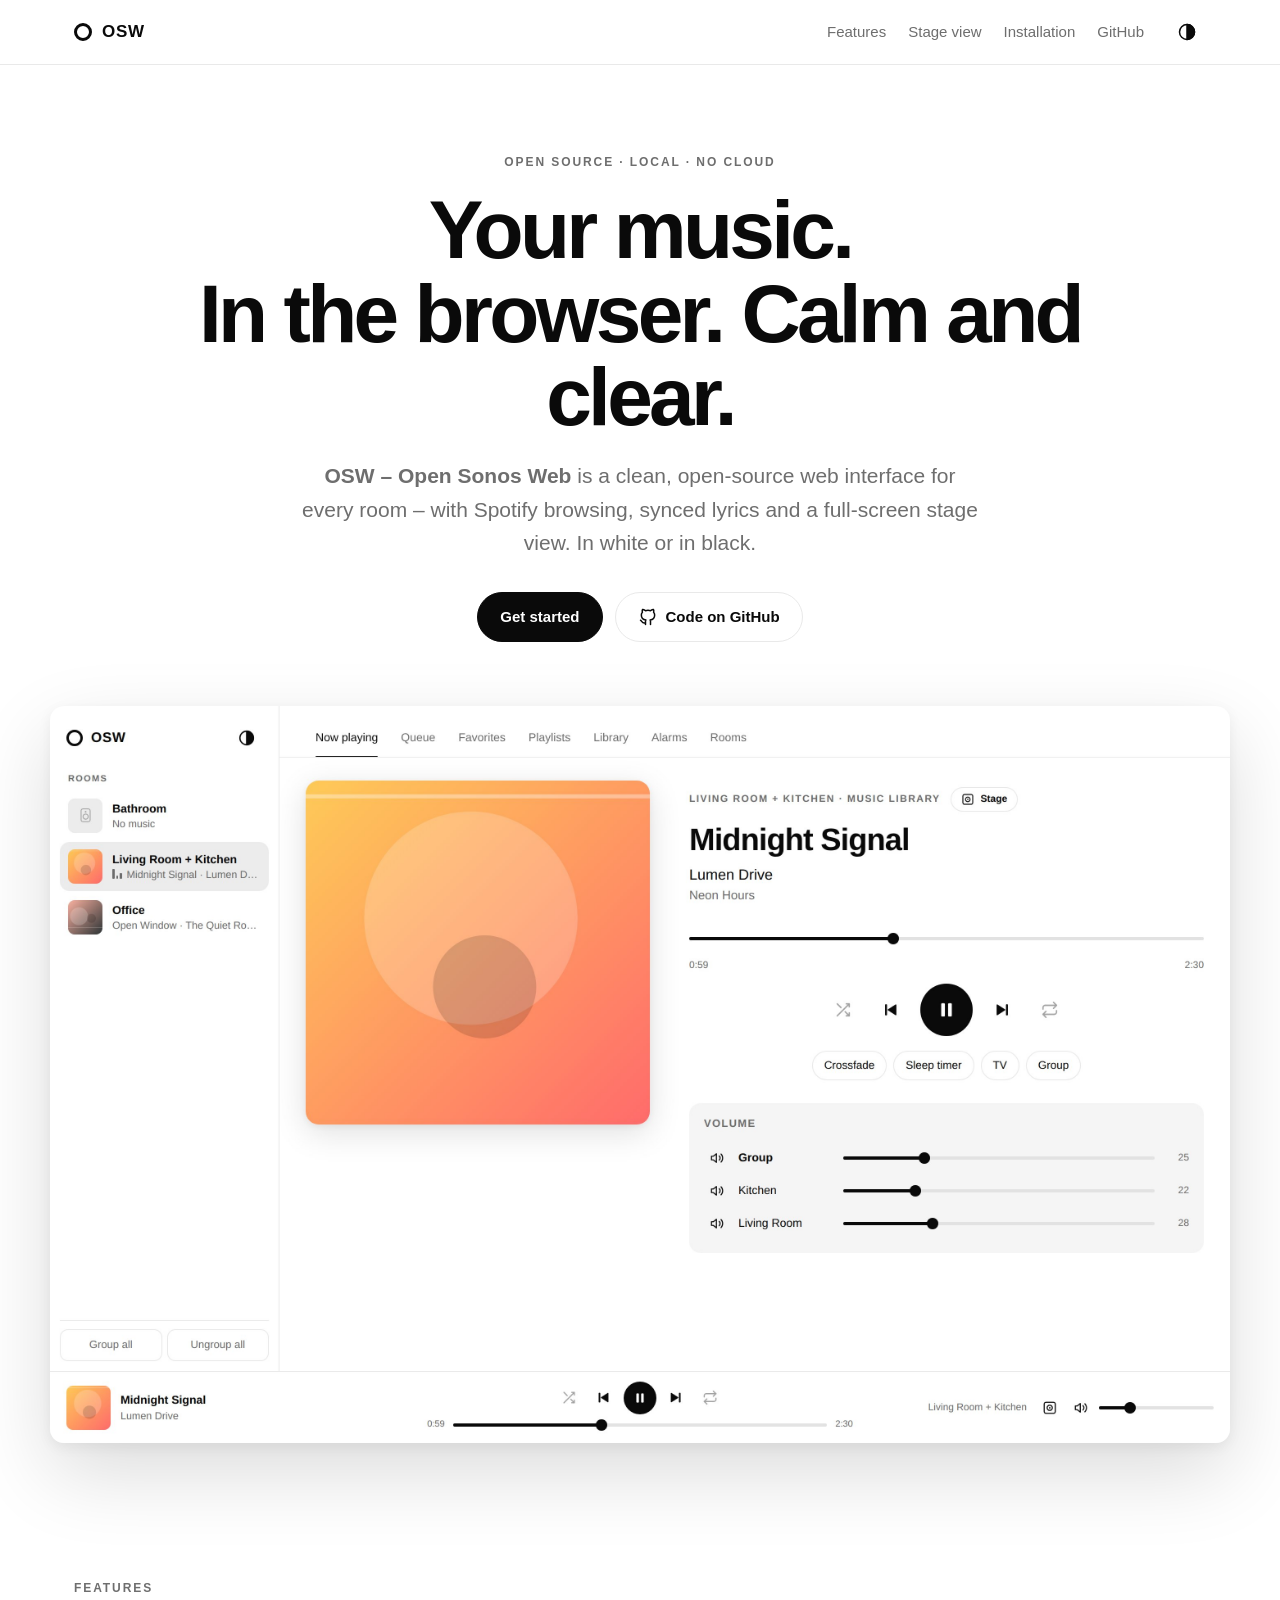
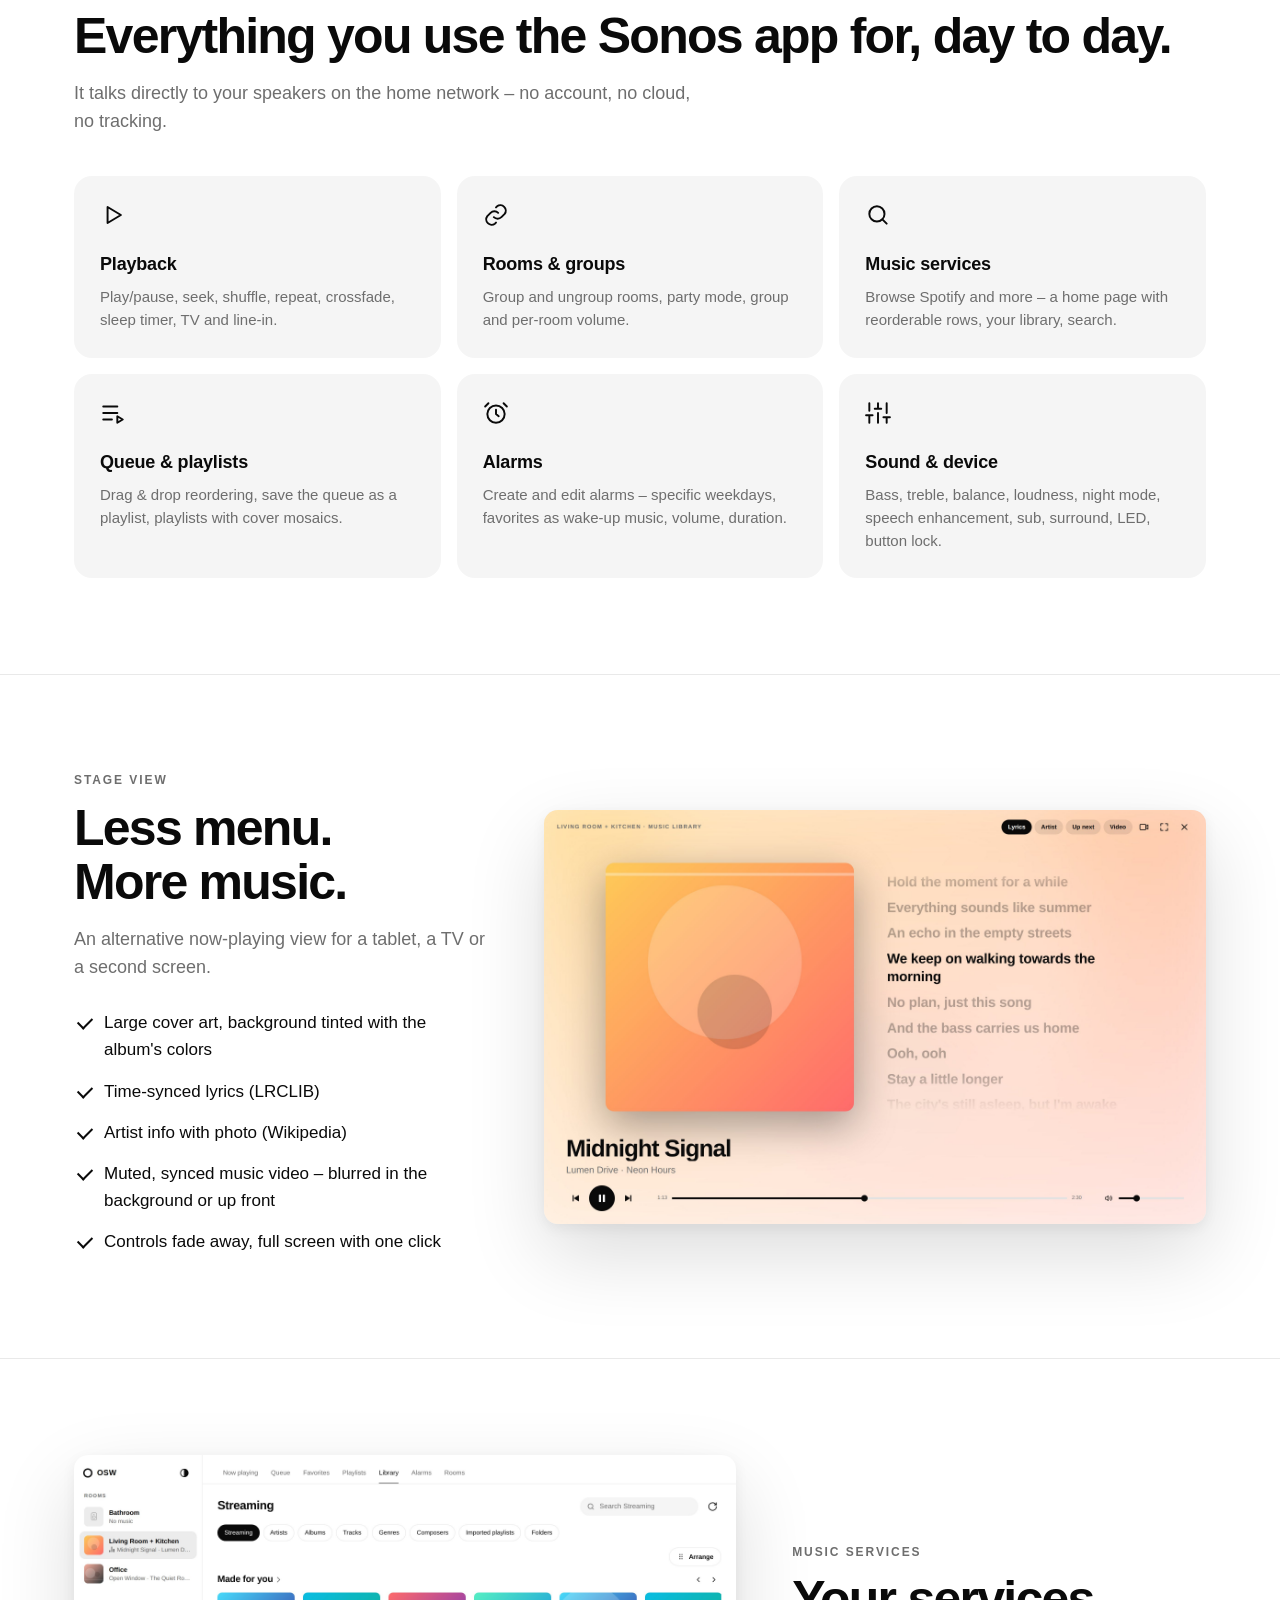
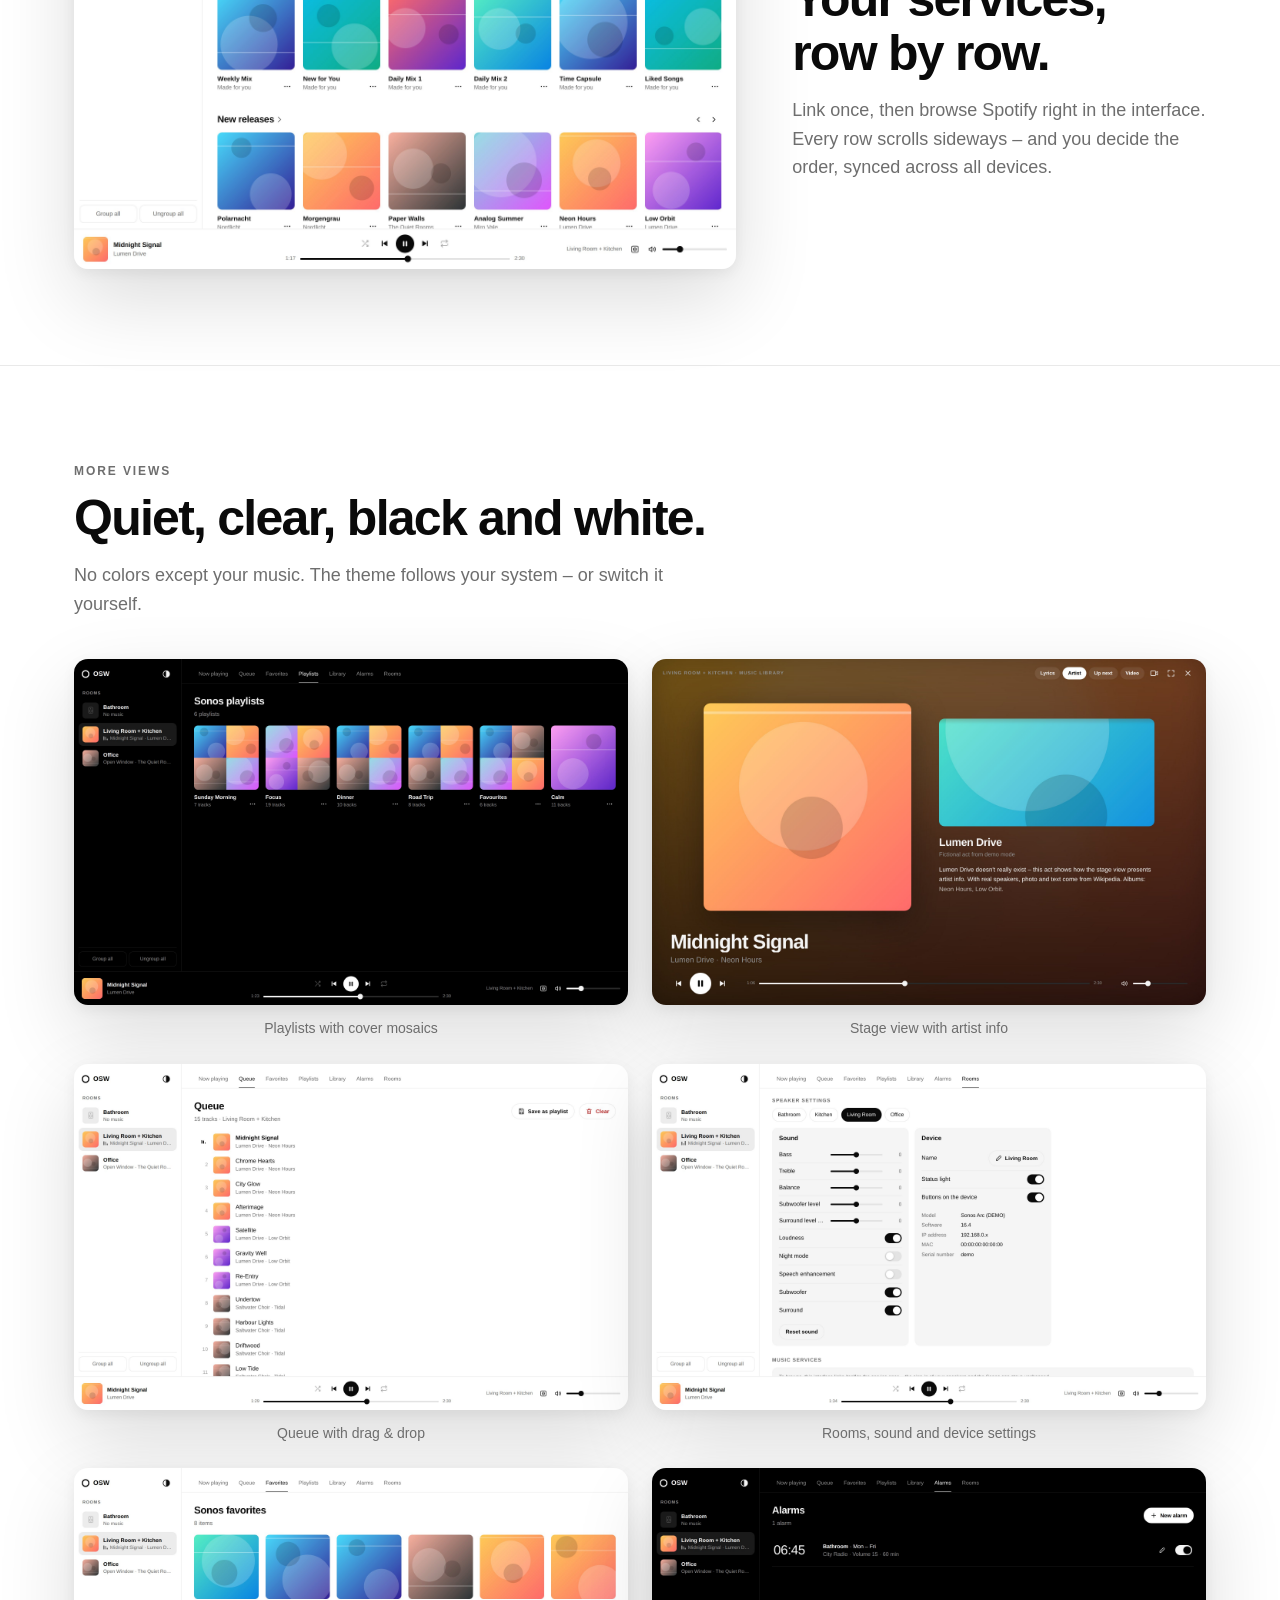
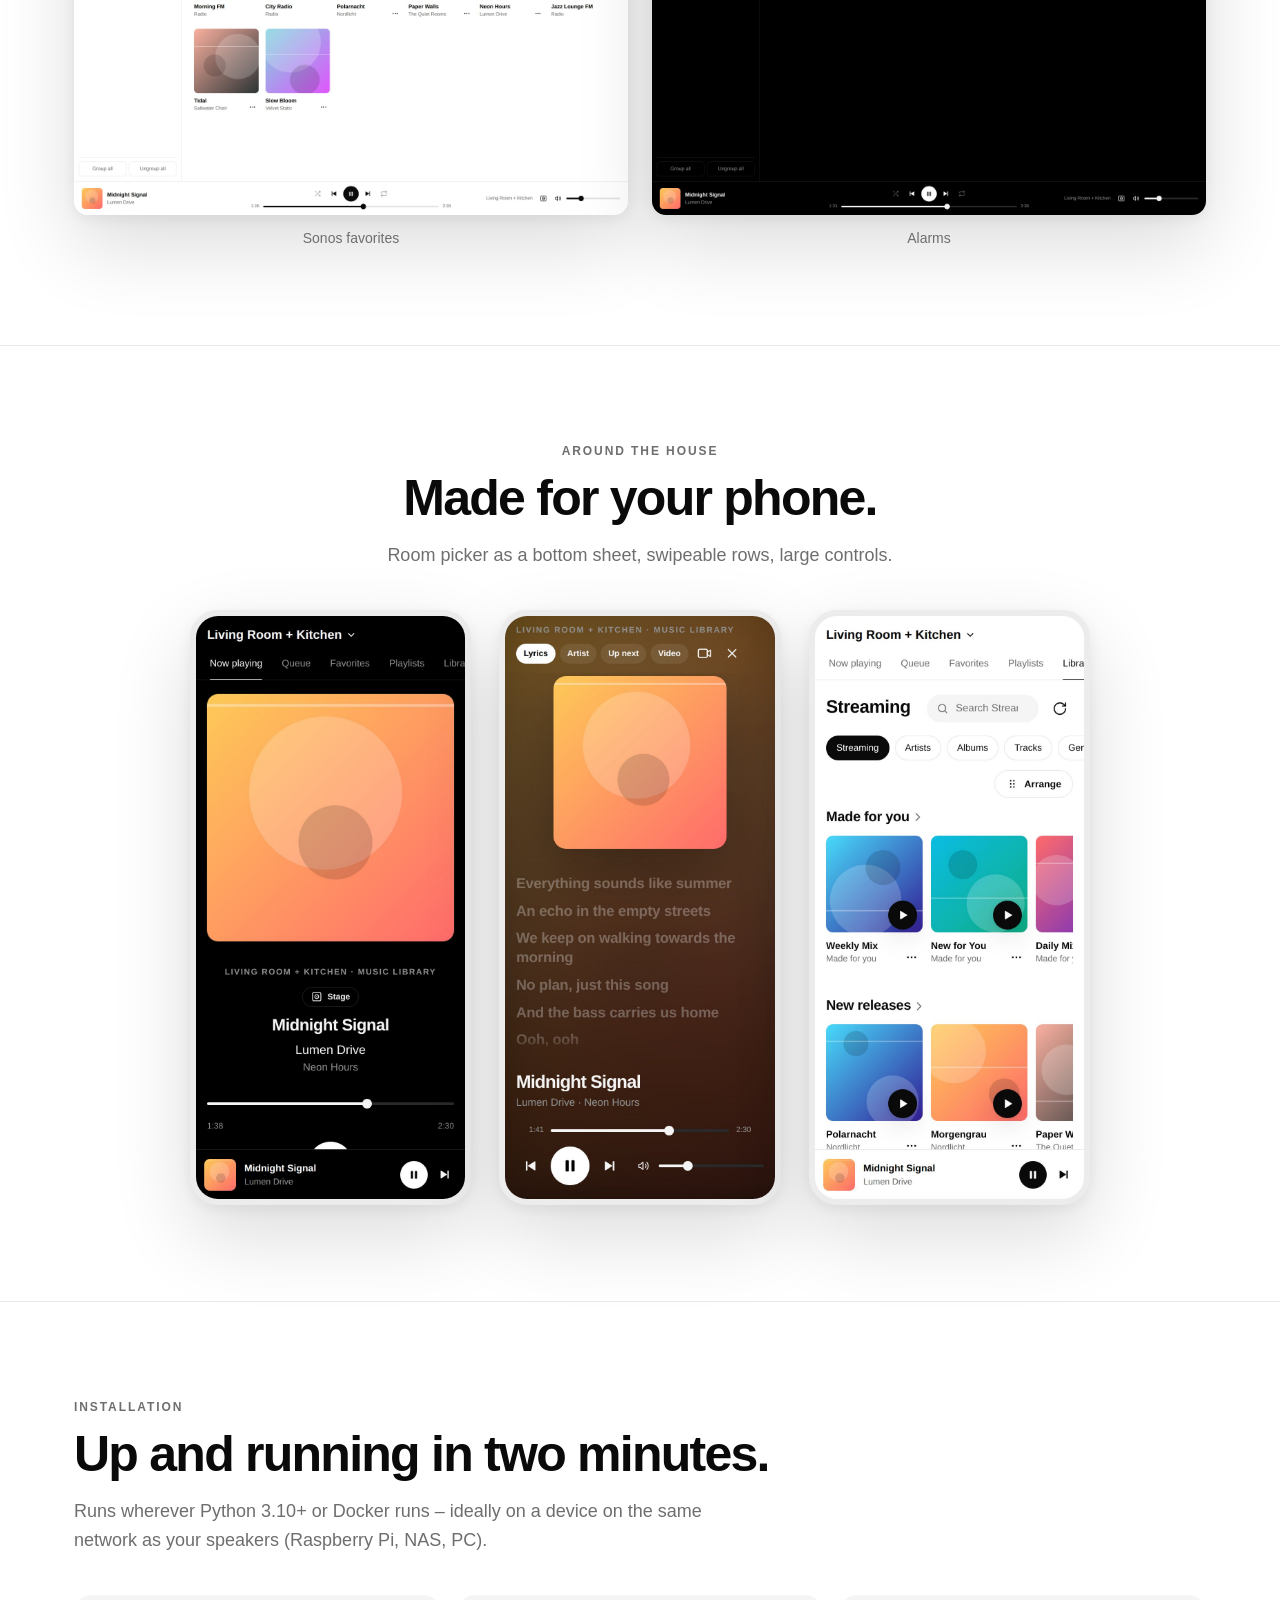
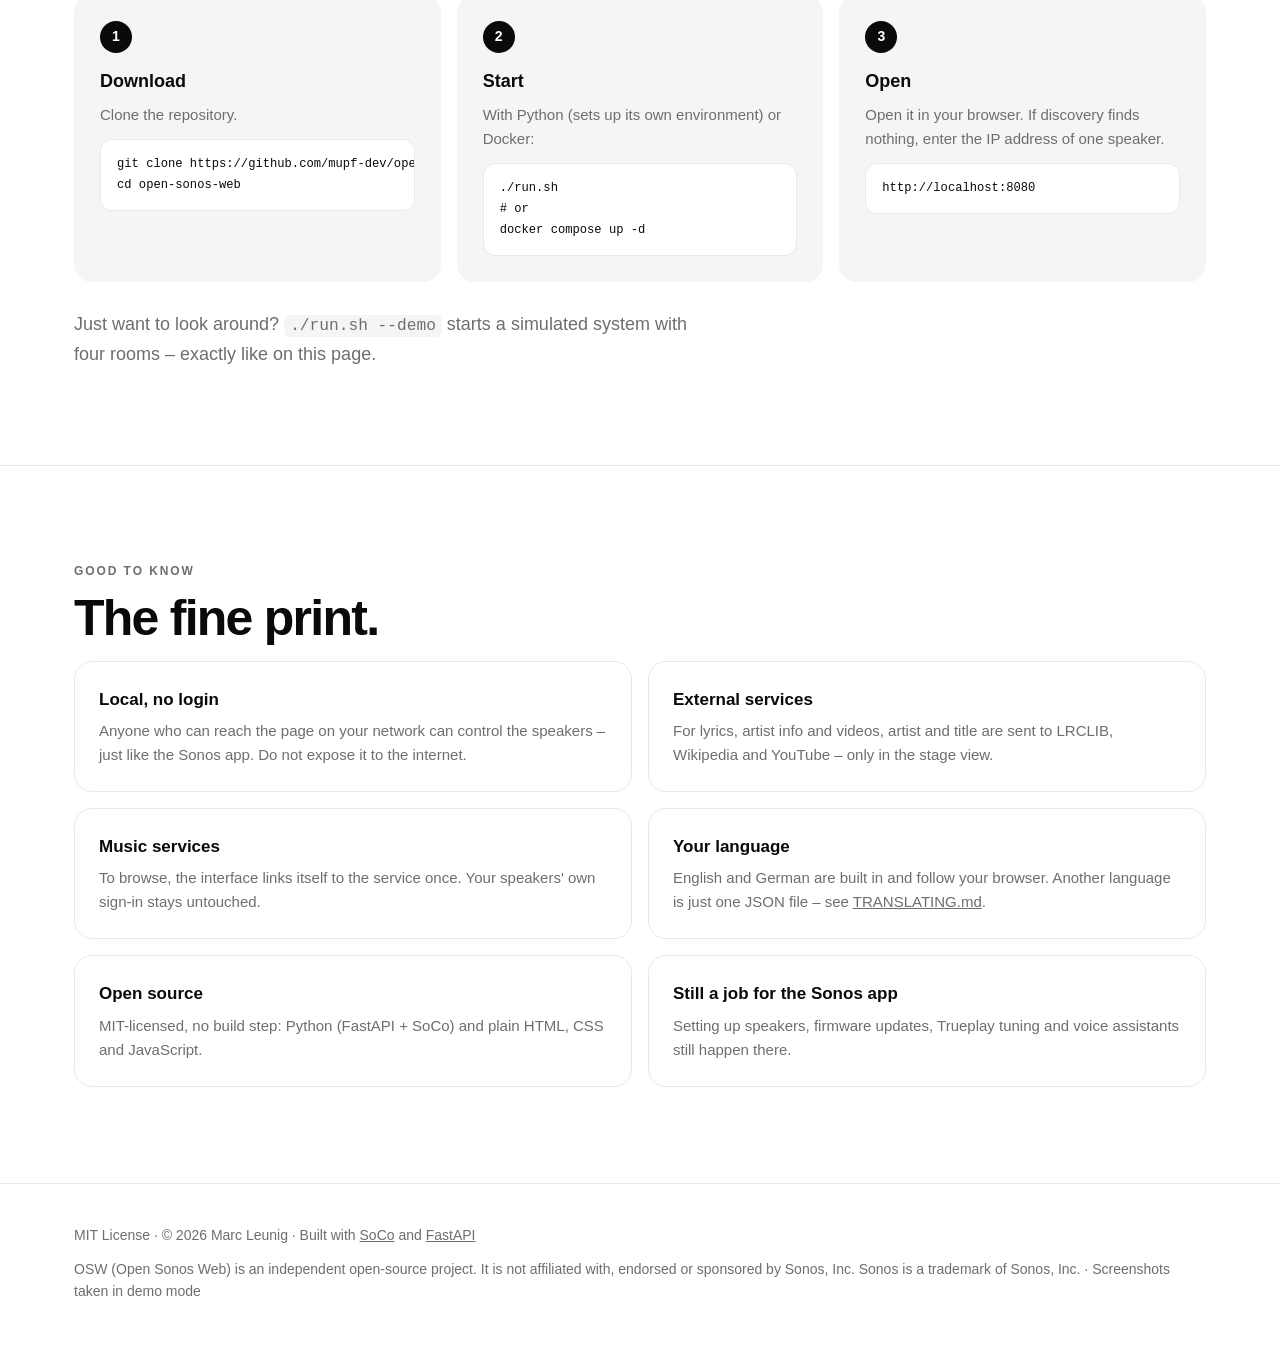
<file: docs/index.html>
<!doctype html>
<html lang="en">
<head>
  <meta charset="utf-8">
  <meta name="viewport" content="width=device-width, initial-scale=1">
  <title>OSW – Open Sonos Web</title>
  <meta name="description" content="A local web interface for Sonos: all rooms, groups, Spotify browsing, synced lyrics and a stage view with music video. Light and dark, no cloud.">
  <meta property="og:title" content="OSW – Open Sonos Web">
  <meta property="og:description" content="A clean, local web interface for Sonos – light & dark, with lyrics and a stage view.">
  <meta property="og:image" content="https://mupf-dev.github.io/open-sonos-web/screenshots/og.jpg">
  <meta property="og:image:width" content="1280">
  <meta property="og:image:height" content="640">
  <meta property="og:url" content="https://mupf-dev.github.io/open-sonos-web/">
  <meta property="og:type" content="website">
  <meta name="twitter:card" content="summary_large_image">
  <link rel="canonical" href="https://mupf-dev.github.io/open-sonos-web/">
  <script type="application/ld+json">{"@context": "https://schema.org", "@type": "SoftwareApplication", "name": "Open Sonos Web", "description": "A local web interface for Sonos: all rooms, groups, Spotify browsing, synced lyrics and a stage view with music video. Light and dark, no cloud.", "url": "https://mupf-dev.github.io/open-sonos-web/", "image": "https://mupf-dev.github.io/open-sonos-web/screenshots/og.jpg", "applicationCategory": "MultimediaApplication", "operatingSystem": "Linux, Windows, macOS (Docker or Node/Python)", "offers": {"@type": "Offer", "price": "0", "priceCurrency": "EUR"}, "codeRepository": "https://github.com/mupf-dev/open-sonos-web", "author": {"@type": "Person", "name": "Marc André Leunig", "url": "https://mupf-dev.github.io/"}}</script>
  <link rel="icon" href="data:image/svg+xml,<svg xmlns='http://www.w3.org/2000/svg' viewBox='0 0 32 32'><rect width='32' height='32' rx='8' fill='black'/><circle cx='16' cy='16' r='7' fill='none' stroke='white' stroke-width='3'/></svg>">
  <script>
    try { const t = localStorage.getItem("theme"); if (t === "light" || t === "dark") document.documentElement.dataset.theme = t; } catch (e) {}
  </script>
  <style>
    :root {
      --bg: #ffffff; --surface: #f5f5f5; --surface-2: #ececec; --text: #0a0a0a; --muted: #6e6e6e;
      --border: #e9e9e9; --inv-bg: #0a0a0a; --inv-text: #ffffff; --shadow: 0 30px 80px rgba(0, 0, 0, .14), 0 4px 14px rgba(0, 0, 0, .06);
      color-scheme: light;
    }
    @media (prefers-color-scheme: dark) {
      :root:not([data-theme="light"]) {
        --bg: #000000; --surface: #0f0f0f; --surface-2: #1a1a1a; --text: #f5f5f5; --muted: #8f8f8f;
        --border: #1f1f1f; --inv-bg: #ffffff; --inv-text: #000000; --shadow: 0 30px 80px rgba(0, 0, 0, .8), 0 0 0 1px #222;
        color-scheme: dark;
      }
    }
    :root[data-theme="dark"] {
      --bg: #000000; --surface: #0f0f0f; --surface-2: #1a1a1a; --text: #f5f5f5; --muted: #8f8f8f;
      --border: #1f1f1f; --inv-bg: #ffffff; --inv-text: #000000; --shadow: 0 30px 80px rgba(0, 0, 0, .8), 0 0 0 1px #222;
      color-scheme: dark;
    }
    * { box-sizing: border-box; }
    html { scroll-behavior: smooth; }
    body { margin: 0; background: var(--bg); color: var(--text); font: 17px/1.6 -apple-system, BlinkMacSystemFont, "Segoe UI Variable", "Segoe UI", Inter, Roboto, "Helvetica Neue", Arial, sans-serif; -webkit-font-smoothing: antialiased; }
    a { color: inherit; }
    img { max-width: 100%; height: auto; display: block; }
    .wrap { max-width: 1180px; margin: 0 auto; padding: 0 24px; }

    /* Header */
    header { position: sticky; top: 0; z-index: 10; background: color-mix(in srgb, var(--bg) 82%, transparent); backdrop-filter: saturate(1.4) blur(14px); border-bottom: 1px solid var(--border); }
    header .wrap { display: flex; align-items: center; gap: 24px; height: 64px; }
    .brand { display: flex; align-items: center; gap: 10px; font-weight: 800; letter-spacing: .04em; text-transform: uppercase; font-size: 17px; text-decoration: none; }
    .logo { width: 18px; height: 18px; border-radius: 50%; border: 3px solid var(--text); }
    nav.links { display: flex; gap: 22px; margin-left: auto; font-size: 15px; }
    nav.links a { text-decoration: none; color: var(--muted); }
    nav.links a:hover { color: var(--text); }
    .icon-btn { width: 38px; height: 38px; border-radius: 50%; border: 0; background: none; color: var(--text); display: grid; place-items: center; cursor: pointer; }
    .icon-btn:hover { background: var(--surface); }
    svg { width: 20px; height: 20px; fill: none; stroke: currentColor; stroke-width: 1.8; stroke-linecap: round; stroke-linejoin: round; }
    .btn { display: inline-flex; align-items: center; gap: 8px; padding: 12px 22px; border-radius: 999px; font-weight: 600; text-decoration: none; border: 1px solid var(--border); font-size: 15px; transition: .15s; }
    .btn.primary { background: var(--inv-bg); color: var(--inv-text); border-color: var(--inv-bg); }
    .btn:hover { opacity: .85; }

    /* Hero */
    .hero { padding: 88px 0 40px; text-align: center; }
    .eyebrow { font-size: 12px; letter-spacing: .16em; text-transform: uppercase; color: var(--muted); font-weight: 600; }
    h1 { font-size: clamp(40px, 6.6vw, 82px); line-height: 1.02; letter-spacing: -.045em; margin: 16px auto 20px; max-width: 900px; }
    .lead { font-size: clamp(18px, 2vw, 21px); color: var(--muted); max-width: 680px; margin: 0 auto 32px; }
    .cta { display: flex; gap: 12px; justify-content: center; flex-wrap: wrap; }
    .shot { border-radius: 14px; overflow: hidden; box-shadow: var(--shadow); background: var(--surface); cursor: zoom-in; }
    .hero .shot { margin: 64px auto 0; max-width: 1180px; }
    .theme-only-dark { display: none; }
    @media (prefers-color-scheme: dark) { :root:not([data-theme="light"]) .theme-only-light { display: none; } :root:not([data-theme="light"]) .theme-only-dark { display: block; } }
    :root[data-theme="dark"] .theme-only-light { display: none; }
    :root[data-theme="dark"] .theme-only-dark { display: block; }

    /* Sections */
    section { padding: 96px 0; }
    section + section { border-top: 1px solid var(--border); }
    h2 { font-size: clamp(30px, 4.2vw, 50px); letter-spacing: -.035em; line-height: 1.08; margin: 10px 0 16px; }
    .sub { color: var(--muted); max-width: 640px; font-size: 18px; margin: 0 0 40px; }
    .split { display: grid; grid-template-columns: 1fr 1.6fr; gap: 56px; align-items: center; }
    .split.rev { grid-template-columns: 1.6fr 1fr; }
    .split.rev > :first-child { order: 2; }
    ul.check { list-style: none; padding: 0; margin: 20px 0 0; }
    ul.check li { padding: 7px 0 7px 30px; position: relative; }
    ul.check li::before { content: ""; position: absolute; left: 4px; top: 15px; width: 12px; height: 7px; border-left: 2px solid var(--text); border-bottom: 2px solid var(--text); transform: rotate(-45deg); }

    .features { display: grid; grid-template-columns: repeat(3, 1fr); gap: 16px; }
    .feature { background: var(--surface); border-radius: 18px; padding: 26px; }
    .feature svg { width: 26px; height: 26px; margin-bottom: 14px; }
    .feature h3 { margin: 0 0 6px; font-size: 18px; letter-spacing: -.01em; }
    .feature p { margin: 0; color: var(--muted); font-size: 15px; line-height: 1.55; }

    .gallery { display: grid; grid-template-columns: 1fr 1fr; gap: 24px; }
    .gallery figure { margin: 0; }
    figcaption { color: var(--muted); font-size: 14px; margin-top: 12px; text-align: center; }
    .phones { display: grid; grid-template-columns: repeat(3, 1fr); gap: 28px; max-width: 900px; margin: 0 auto; }
    .phones .shot { border-radius: 28px; border: 6px solid var(--surface-2); }

    /* Installation */
    .steps { display: grid; grid-template-columns: repeat(3, 1fr); gap: 16px; counter-reset: step; }
    .step { background: var(--surface); border-radius: 18px; padding: 26px; counter-increment: step; min-width: 0; }
    .step::before { content: counter(step); display: grid; place-items: center; width: 32px; height: 32px; border-radius: 50%; background: var(--inv-bg); color: var(--inv-text); font-weight: 700; font-size: 14px; margin-bottom: 14px; }
    .step h3 { margin: 0 0 8px; font-size: 18px; }
    .step p { margin: 0 0 12px; color: var(--muted); font-size: 15px; }
    pre { background: var(--bg); border: 1px solid var(--border); border-radius: 12px; padding: 14px 16px; overflow-x: auto; font: 13.5px/1.55 ui-monospace, SFMono-Regular, Menlo, Consolas, monospace; margin: 0; }
    code { font-family: ui-monospace, SFMono-Regular, Menlo, Consolas, monospace; font-size: .9em; background: var(--surface); padding: 2px 6px; border-radius: 6px; }
    pre code { background: none; padding: 0; }

    .notes { display: grid; grid-template-columns: repeat(2, 1fr); gap: 16px; }
    .note { border: 1px solid var(--border); border-radius: 18px; padding: 24px; }
    .note h3 { margin: 0 0 6px; font-size: 17px; }
    .note p { margin: 0; color: var(--muted); font-size: 15px; }

    footer { border-top: 1px solid var(--border); padding: 40px 0 56px; color: var(--muted); font-size: 14px; }
    footer .wrap { display: flex; flex-wrap: wrap; gap: 12px 28px; justify-content: space-between; }

    /* Lightbox */
    dialog { border: 0; padding: 0; background: transparent; max-width: min(1500px, 96vw); max-height: 94vh; }
    dialog::backdrop { background: rgba(0, 0, 0, .82); backdrop-filter: blur(4px); }
    dialog img { max-height: 92vh; width: auto; border-radius: 12px; cursor: zoom-out; }

    @media (max-width: 900px) {
      nav.links { display: none; }
      .split, .split.rev { grid-template-columns: 1fr; gap: 32px; }
      .split.rev > :first-child { order: 0; }
      .features, .steps, .notes { grid-template-columns: 1fr; }
      .gallery { grid-template-columns: 1fr; }
      .phones { grid-template-columns: 1fr 1fr; }
      section { padding: 64px 0; }
      .hero { padding-top: 56px; }
      header .wrap { padding: 0 16px; }
      .wrap { padding: 0 16px; }
    }
  </style>
</head>
<body>
  <header>
    <div class="wrap">
      <a class="brand" href="#" title="Open Sonos Web"><span class="logo"></span>OSW</a>
      <nav class="links">
        <a href="#features">Features</a>
        <a href="#stage">Stage view</a>
        <a href="#installation">Installation</a>
        <a href="https://github.com/mupf-dev/open-sonos-web">GitHub</a>
      </nav>
      <button class="icon-btn" id="themeBtn" title="Switch theme" aria-label="Switch theme"></button>
    </div>
  </header>

  <main>
    <div class="hero wrap">
      <div class="eyebrow">Open source · Local · No cloud</div>
      <h1>Your music.<br>In the browser. Calm and clear.</h1>
      <p class="lead"><b>OSW – Open Sonos Web</b> is a clean, open-source web interface for every room – with Spotify browsing, synced lyrics and a full-screen stage view. In white or in black.</p>
      <div class="cta">
        <a class="btn primary" href="#installation">Get started</a>
        <a class="btn" href="https://github.com/mupf-dev/open-sonos-web">
          <svg viewBox="0 0 24 24"><path d="M9 19c-4.3 1.4-4.3-2.5-6-3m12 5v-3.5c0-1 .1-1.4-.5-2 2.8-.3 5.5-1.4 5.5-6a4.6 4.6 0 0 0-1.3-3.2 4.2 4.2 0 0 0-.1-3.2s-1.1-.3-3.5 1.3a12.3 12.3 0 0 0-6.2 0C6.5 2.8 5.4 3.1 5.4 3.1a4.2 4.2 0 0 0-.1 3.2A4.6 4.6 0 0 0 4 9.5c0 4.6 2.7 5.7 5.5 6-.6.6-.6 1.2-.5 2V21"/></svg>
          Code on GitHub</a>
      </div>
      <div class="shot">
        <img class="theme-only-light" src="screenshots/now-light.jpg" alt="Now playing – light theme" width="2880" height="1800">
        <img class="theme-only-dark" src="screenshots/now-dark.jpg" alt="Now playing – dark theme" width="2880" height="1800">
      </div>
    </div>

    <section id="features">
      <div class="wrap">
        <div class="eyebrow">Features</div>
        <h2>Everything you use the Sonos app for, day to day.</h2>
        <p class="sub">It talks directly to your speakers on the home network – no account, no cloud, no tracking.</p>
        <div class="features">
          <div class="feature"><svg viewBox="0 0 24 24"><path d="M7 4.6v14.8l12.3-7.4z"/></svg><h3>Playback</h3><p>Play/pause, seek, shuffle, repeat, crossfade, sleep timer, TV and line-in.</p></div>
          <div class="feature"><svg viewBox="0 0 24 24"><path d="M10 14a5 5 0 0 0 7 0l3-3a5 5 0 0 0-7-7l-1 1"/><path d="M14 10a5 5 0 0 0-7 0l-3 3a5 5 0 0 0 7 7l1-1"/></svg><h3>Rooms &amp; groups</h3><p>Group and ungroup rooms, party mode, group and per-room volume.</p></div>
          <div class="feature"><svg viewBox="0 0 24 24"><circle cx="11" cy="11" r="7"/><path d="m20 20-3.5-3.5"/></svg><h3>Music services</h3><p>Browse Spotify and more – a home page with reorderable rows, your library, search.</p></div>
          <div class="feature"><svg viewBox="0 0 24 24"><path d="M3 6h13M3 12h13M3 18h8M16 15v6l5-3z"/></svg><h3>Queue &amp; playlists</h3><p>Drag &amp; drop reordering, save the queue as a playlist, playlists with cover mosaics.</p></div>
          <div class="feature"><svg viewBox="0 0 24 24"><circle cx="12" cy="13" r="8"/><path d="M12 9v4l2.5 2M5 3 2 6M19 3l3 3"/></svg><h3>Alarms</h3><p>Create and edit alarms – specific weekdays, favorites as wake-up music, volume, duration.</p></div>
          <div class="feature"><svg viewBox="0 0 24 24"><path d="M4 21v-7M4 10V3M12 21v-9M12 8V3M20 21v-5M20 12V3M1 14h6M9 8h6M17 16h6"/></svg><h3>Sound &amp; device</h3><p>Bass, treble, balance, loudness, night mode, speech enhancement, sub, surround, LED, button lock.</p></div>
        </div>
      </div>
    </section>

    <section id="stage">
      <div class="wrap split">
        <div>
          <div class="eyebrow">Stage view</div>
          <h2>Less menu.<br>More music.</h2>
          <p class="sub" style="margin-bottom:0">An alternative now-playing view for a tablet, a TV or a second screen.</p>
          <ul class="check">
            <li>Large cover art, background tinted with the album's colors</li>
            <li>Time-synced lyrics (LRCLIB)</li>
            <li>Artist info with photo (Wikipedia)</li>
            <li>Muted, synced music video – blurred in the background or up front</li>
            <li>Controls fade away, full screen with one click</li>
          </ul>
        </div>
        <div class="shot">
          <img class="theme-only-light" src="screenshots/stage-lyrics-light.jpg" alt="Stage view with lyrics, light" loading="lazy" width="2880" height="1800">
          <img class="theme-only-dark" src="screenshots/stage-lyrics-dark.jpg" alt="Stage view with lyrics, dark" loading="lazy" width="2880" height="1800">
        </div>
      </div>
    </section>

    <section>
      <div class="wrap split rev">
        <div>
          <div class="eyebrow">Music services</div>
          <h2>Your services,<br>row by row.</h2>
          <p class="sub" style="margin-bottom:0">Link once, then browse Spotify right in the interface. Every row scrolls sideways – and you decide the order, synced across all devices.</p>
        </div>
        <div class="shot">
          <img class="theme-only-light" src="screenshots/library-light.jpg" alt="Music service home page, light" loading="lazy" width="2880" height="1800">
          <img class="theme-only-dark" src="screenshots/library-dark.jpg" alt="Music service home page, dark" loading="lazy" width="2880" height="1800">
        </div>
      </div>
    </section>

    <section>
      <div class="wrap">
        <div class="eyebrow">More views</div>
        <h2>Quiet, clear, black and white.</h2>
        <p class="sub">No colors except your music. The theme follows your system – or switch it yourself.</p>
        <div class="gallery">
          <figure><div class="shot"><img src="screenshots/playlists-dark.jpg" alt="Sonos playlists with cover mosaics" loading="lazy" width="2880" height="1800"></div><figcaption>Playlists with cover mosaics</figcaption></figure>
          <figure><div class="shot"><img src="screenshots/stage-artist-dark.jpg" alt="Stage view with artist info" loading="lazy" width="2880" height="1800"></div><figcaption>Stage view with artist info</figcaption></figure>
          <figure><div class="shot"><img src="screenshots/queue-light.jpg" alt="Queue" loading="lazy" width="2880" height="1800"></div><figcaption>Queue with drag &amp; drop</figcaption></figure>
          <figure><div class="shot"><img src="screenshots/rooms-light.jpg" alt="Rooms and sound settings" loading="lazy" width="2880" height="1800"></div><figcaption>Rooms, sound and device settings</figcaption></figure>
          <figure><div class="shot"><img src="screenshots/favorites-light.jpg" alt="Sonos favorites" loading="lazy" width="2880" height="1800"></div><figcaption>Sonos favorites</figcaption></figure>
          <figure><div class="shot"><img src="screenshots/alarms-dark.jpg" alt="Alarms" loading="lazy" width="2880" height="1800"></div><figcaption>Alarms</figcaption></figure>
        </div>
      </div>
    </section>

    <section>
      <div class="wrap">
        <div class="eyebrow" style="text-align:center">Around the house</div>
        <h2 style="text-align:center">Made for your phone.</h2>
        <p class="sub" style="text-align:center;margin-left:auto;margin-right:auto">Room picker as a bottom sheet, swipeable rows, large controls.</p>
        <div class="phones">
          <div class="shot"><img src="screenshots/mobile-now-dark.jpg" alt="Now playing on a phone" loading="lazy" width="780" height="1688"></div>
          <div class="shot"><img src="screenshots/mobile-stage-dark.jpg" alt="Stage view on a phone" loading="lazy" width="780" height="1688"></div>
          <div class="shot"><img src="screenshots/mobile-library-light.jpg" alt="Music service on a phone" loading="lazy" width="780" height="1688"></div>
        </div>
      </div>
    </section>

    <section id="installation">
      <div class="wrap">
        <div class="eyebrow">Installation</div>
        <h2>Up and running in two minutes.</h2>
        <p class="sub">Runs wherever Python 3.10+ or Docker runs – ideally on a device on the same network as your speakers (Raspberry Pi, NAS, PC).</p>
        <div class="steps">
          <div class="step">
            <h3>Download</h3>
            <p>Clone the repository.</p>
            <pre><code>git clone https://github.com/mupf-dev/open-sonos-web
cd open-sonos-web</code></pre>
          </div>
          <div class="step">
            <h3>Start</h3>
            <p>With Python (sets up its own environment) or Docker:</p>
            <pre><code>./run.sh
# or
docker compose up -d</code></pre>
          </div>
          <div class="step">
            <h3>Open</h3>
            <p>Open it in your browser. If discovery finds nothing, enter the IP address of one speaker.</p>
            <pre><code>http://localhost:8080</code></pre>
          </div>
        </div>
        <p class="sub" style="margin-top:28px;margin-bottom:0">Just want to look around? <code>./run.sh --demo</code> starts a simulated system with four rooms – exactly like on this page.</p>
      </div>
    </section>

    <section>
      <div class="wrap">
        <div class="eyebrow">Good to know</div>
        <h2>The fine print.</h2>
        <div class="notes">
          <div class="note"><h3>Local, no login</h3><p>Anyone who can reach the page on your network can control the speakers – just like the Sonos app. Do not expose it to the internet.</p></div>
          <div class="note"><h3>External services</h3><p>For lyrics, artist info and videos, artist and title are sent to LRCLIB, Wikipedia and YouTube – only in the stage view.</p></div>
          <div class="note"><h3>Music services</h3><p>To browse, the interface links itself to the service once. Your speakers' own sign-in stays untouched.</p></div>
          <div class="note"><h3>Your language</h3><p>English and German are built in and follow your browser. Another language is just one JSON file – see <a href="https://github.com/mupf-dev/open-sonos-web/blob/main/TRANSLATING.md">TRANSLATING.md</a>.</p></div>
          <div class="note"><h3>Open source</h3><p>MIT-licensed, no build step: Python (FastAPI + SoCo) and plain HTML, CSS and JavaScript.</p></div>
          <div class="note"><h3>Still a job for the Sonos app</h3><p>Setting up speakers, firmware updates, Trueplay tuning and voice assistants still happen there.</p></div>
        </div>
      </div>
    </section>
  </main>

  <footer>
    <div class="wrap">
      <span>MIT License · © 2026 Marc Leunig · Built with <a href="https://github.com/SoCo/SoCo">SoCo</a> and <a href="https://fastapi.tiangolo.com">FastAPI</a></span>
      <span>OSW (Open Sonos Web) is an independent open-source project. It is not affiliated with, endorsed or sponsored by Sonos, Inc. Sonos is a trademark of Sonos, Inc. · Screenshots taken in demo mode</span>
    </div>
  </footer>

  <dialog id="zoom"><img alt=""></dialog>

  <script>
    // Theme: auto → light → dark (same as in the app)
    const icons = {
      auto: '<circle cx="12" cy="12" r="9"/><path d="M12 3a9 9 0 0 1 0 18z" fill="currentColor"/>',
      light: '<circle cx="12" cy="12" r="4"/><path d="M12 2v2M12 20v2M4.9 4.9l1.4 1.4M17.7 17.7l1.4 1.4M2 12h2M20 12h2M4.9 19.1l1.4-1.4M17.7 6.3l1.4-1.4"/>',
      dark: '<path d="M20.5 13.5A8.5 8.5 0 1 1 10.5 3.5a6.6 6.6 0 0 0 10 10z"/>',
    };
    const btn = document.getElementById("themeBtn");
    const paint = () => { const t = document.documentElement.dataset.theme || "auto"; btn.innerHTML = `<svg viewBox="0 0 24 24">${icons[t]}</svg>`; };
    btn.addEventListener("click", () => {
      const next = { auto: "light", light: "dark", dark: "auto" }[document.documentElement.dataset.theme || "auto"];
      if (next === "auto") delete document.documentElement.dataset.theme; else document.documentElement.dataset.theme = next;
      try { localStorage.setItem("theme", next); } catch (e) {}
      paint();
    });
    paint();

    // Enlarge screenshots
    const zoom = document.getElementById("zoom");
    document.querySelectorAll(".shot").forEach((s) => s.addEventListener("click", () => {
      const img = [...s.querySelectorAll("img")].find((i) => i.offsetParent !== null) || s.querySelector("img");
      zoom.querySelector("img").src = img.src;
      zoom.querySelector("img").alt = img.alt;
      zoom.showModal();
    }));
    zoom.addEventListener("click", () => zoom.close());
  </script>
</body>
</html>
</file>
